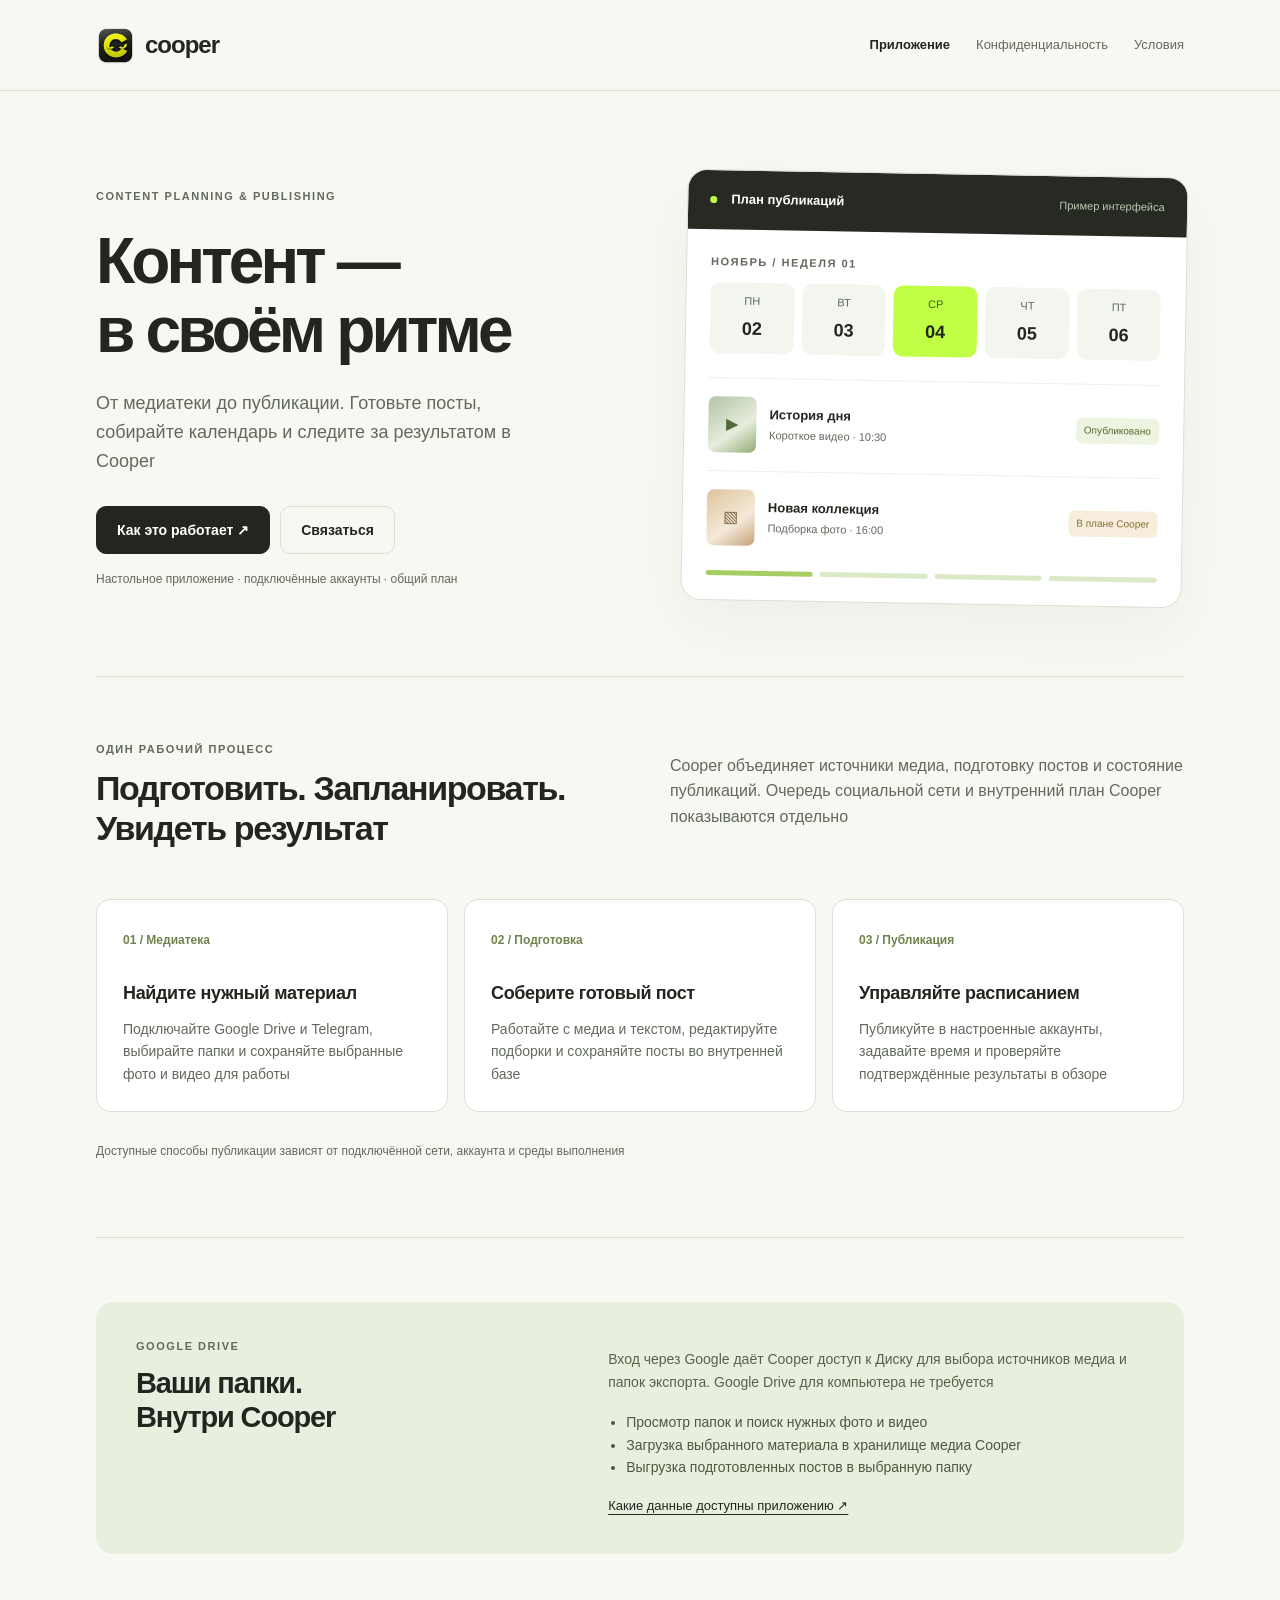
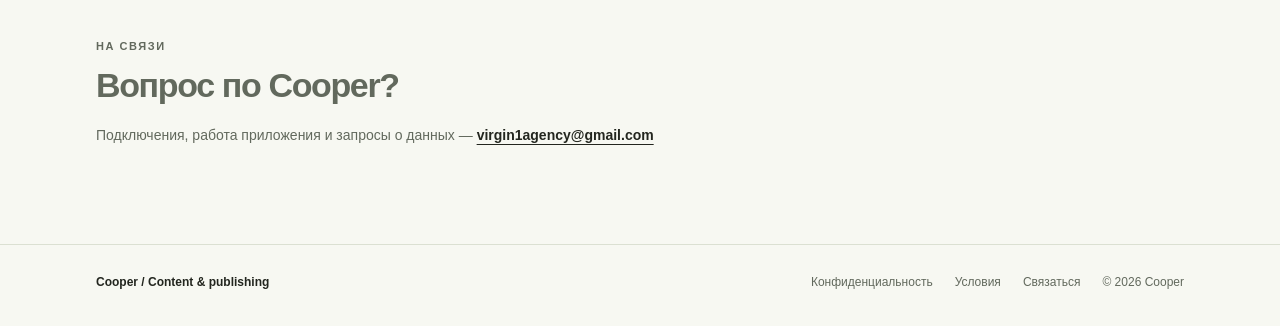
<file: index.html>
<!doctype html><html lang="ru"><head><meta charset="utf-8"><meta name="viewport" content="width=device-width,initial-scale=1"><meta name="description" content="Cooper — настольное приложение для медиатеки, подготовки и планирования публикаций"><title>Планирование контента и публикации · Cooper</title><link rel="icon" href="./assets/cooper-icon.png"><link rel="stylesheet" href="./assets/style.css"><link rel="canonical" href="https://weensdaay.github.io/cooper-pages/"><meta name="google-site-verification" content="pPAGabzrxmlnmfMz9ZTb94PMX1yyEE05geVerKF84g4"></head><body><header><nav class="shell nav" aria-label="Основная навигация"><a class="brand" href="./index.html"><img src="./assets/cooper-icon.png" alt="">cooper</a><div class="navlinks"><a href="./index.html" aria-current="page">Приложение</a><a href="./privacy/">Конфиденциальность</a><a href="./terms/">Условия</a></div></nav></header><main class="shell"><section class="hero"><div><div class="tag">Content planning & publishing</div><h1>Контент —<br>в своём ритме</h1><p>От медиатеки до публикации. Готовьте посты, собирайте календарь и следите за результатом в Cooper</p><div class="actions"><a class="button" href="#workflow">Как это работает ↗</a><a class="button secondary" href="mailto:virgin1agency@gmail.com">Связаться</a></div><div class="micro">Настольное приложение · подключённые аккаунты · общий план</div></div><div class="sample" aria-label="Иллюстрация календаря, демонстрационные данные"><div class="sampletop"><span class="dot"></span><strong>План публикаций</strong><span>Пример интерфейса</span></div><div class="samplebody"><div class="tag">Ноябрь / неделя 01</div><div class="week"><div class="day">ПН<b>02</b></div><div class="day">ВТ<b>03</b></div><div class="day selected">СР<b>04</b></div><div class="day">ЧТ<b>05</b></div><div class="day">ПТ<b>06</b></div></div><div class="samplepost"><div class="thumb" aria-hidden="true">▶</div><div class="postlabel">История дня<small>Короткое видео · 10:30</small></div><div class="chip">Опубликовано</div></div><div class="samplepost"><div class="thumb alt" aria-hidden="true">▧</div><div class="postlabel">Новая коллекция<small>Подборка фото · 16:00</small></div><div class="chip wait">В плане Cooper</div></div><div class="samplebottom" aria-hidden="true"><i></i><i></i><i></i><i></i></div></div></div></section><section class="section" id="workflow"><div class="sectionhead"><div><div class="tag">Один рабочий процесс</div><h2>Подготовить. Запланировать.<br>Увидеть результат</h2></div><p>Cooper объединяет источники медиа, подготовку постов и состояние публикаций. Очередь социальной сети и внутренний план Cooper показываются отдельно</p></div><div class="steps"><article class="step"><span class="stepnum">01 / Медиатека</span><h3>Найдите нужный материал</h3><p>Подключайте Google Drive и Telegram, выбирайте папки и сохраняйте выбранные фото и видео для работы</p></article><article class="step"><span class="stepnum">02 / Подготовка</span><h3>Соберите готовый пост</h3><p>Работайте с медиа и текстом, редактируйте подборки и сохраняйте посты во внутренней базе</p></article><article class="step"><span class="stepnum">03 / Публикация</span><h3>Управляйте расписанием</h3><p>Публикуйте в настроенные аккаунты, задавайте время и проверяйте подтверждённые результаты в обзоре</p></article></div><p class="note">Доступные способы публикации зависят от подключённой сети, аккаунта и среды выполнения</p></section><section class="section" id="drive"><div class="drive"><div><div class="tag">Google Drive</div><h2>Ваши папки.<br>Внутри Cooper</h2></div><div><p>Вход через Google даёт Cooper доступ к Диску для выбора источников медиа и папок экспорта. Google Drive для компьютера не требуется</p><ul><li>Просмотр папок и поиск нужных фото и видео</li><li>Загрузка выбранного материала в хранилище медиа Cooper</li><li>Выгрузка подготовленных постов в выбранную папку</li></ul><a href="./privacy/#google">Какие данные доступны приложению ↗</a></div></div></section><section class="support"><div class="tag">На связи</div><h2>Вопрос по Cooper?</h2><p>Подключения, работа приложения и запросы о данных — <a href="mailto:virgin1agency@gmail.com">virgin1agency@gmail.com</a></p></section></main><footer><div class="shell foot"><strong>Cooper / Content & publishing</strong><a href="./privacy/">Конфиденциальность</a><a href="./terms/">Условия</a><a href="mailto:virgin1agency@gmail.com">Связаться</a><span>© 2026 Cooper</span></div></footer></body></html>
</file>
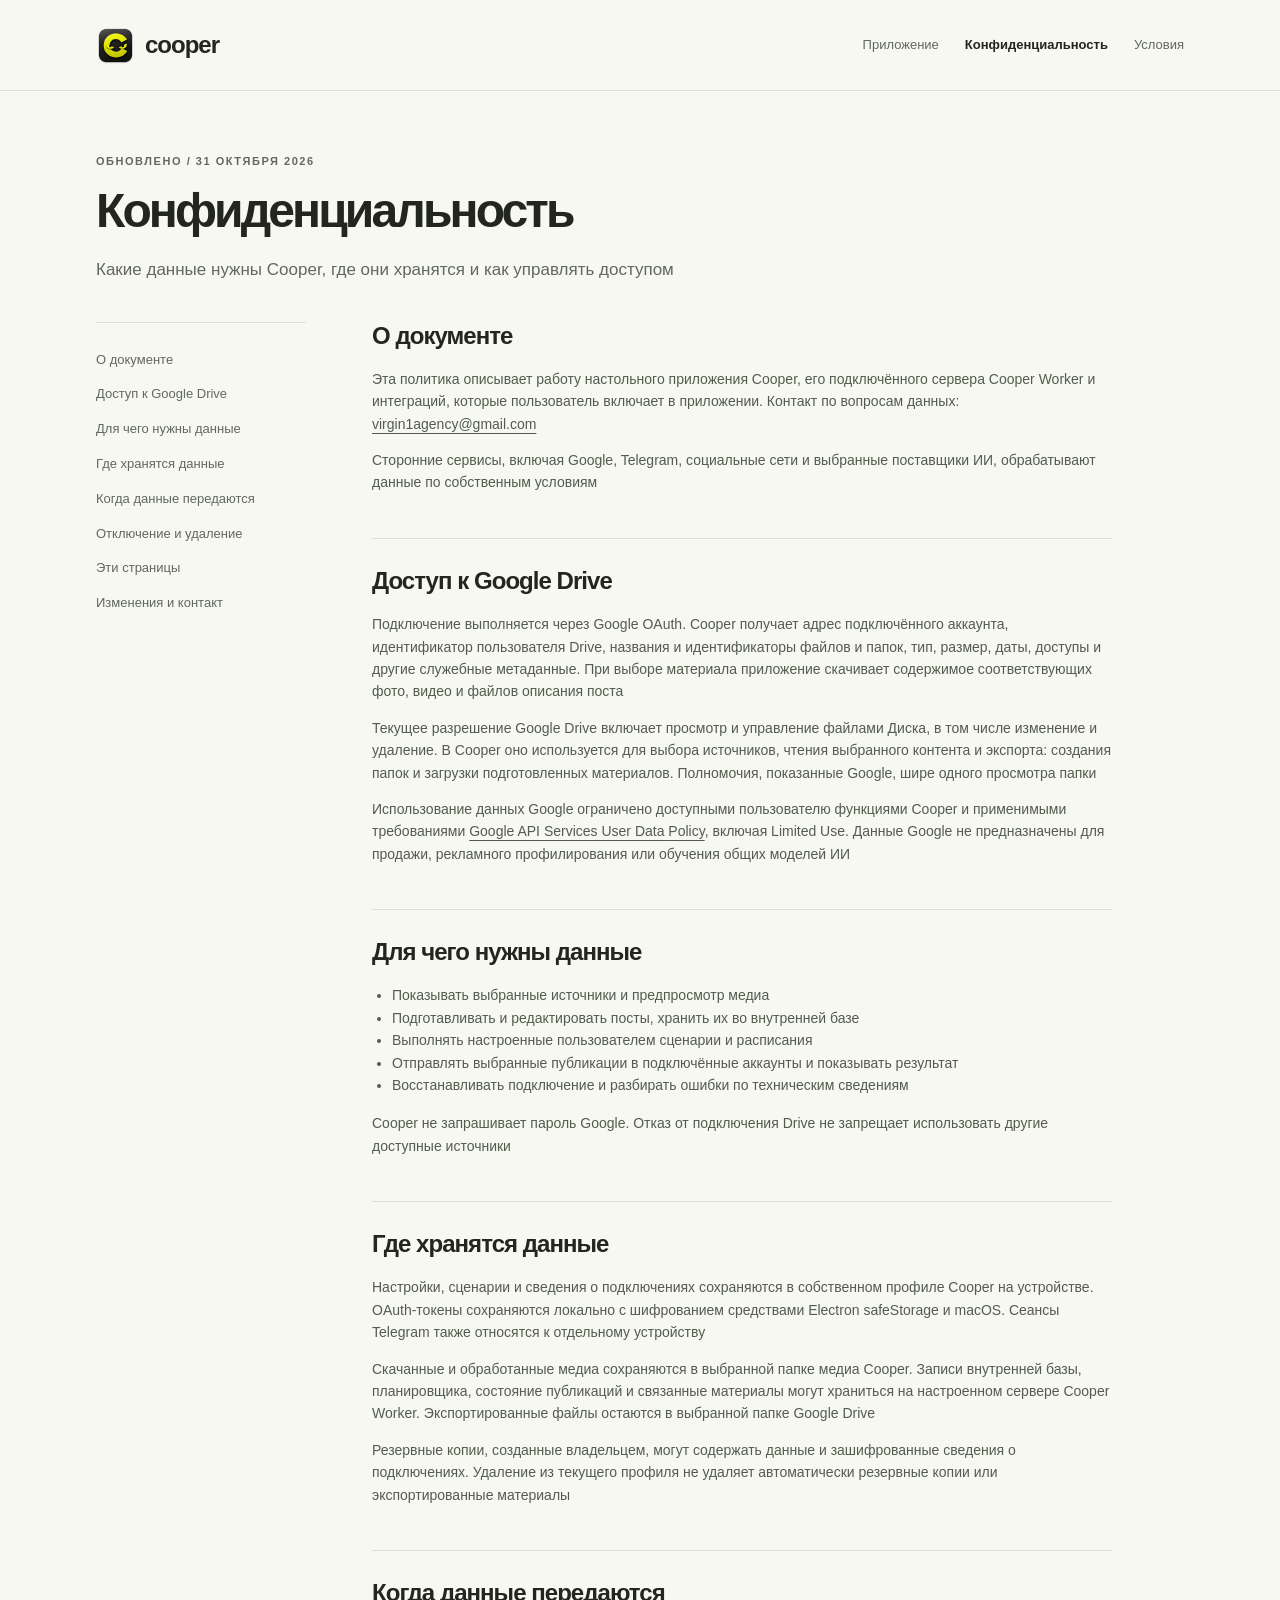
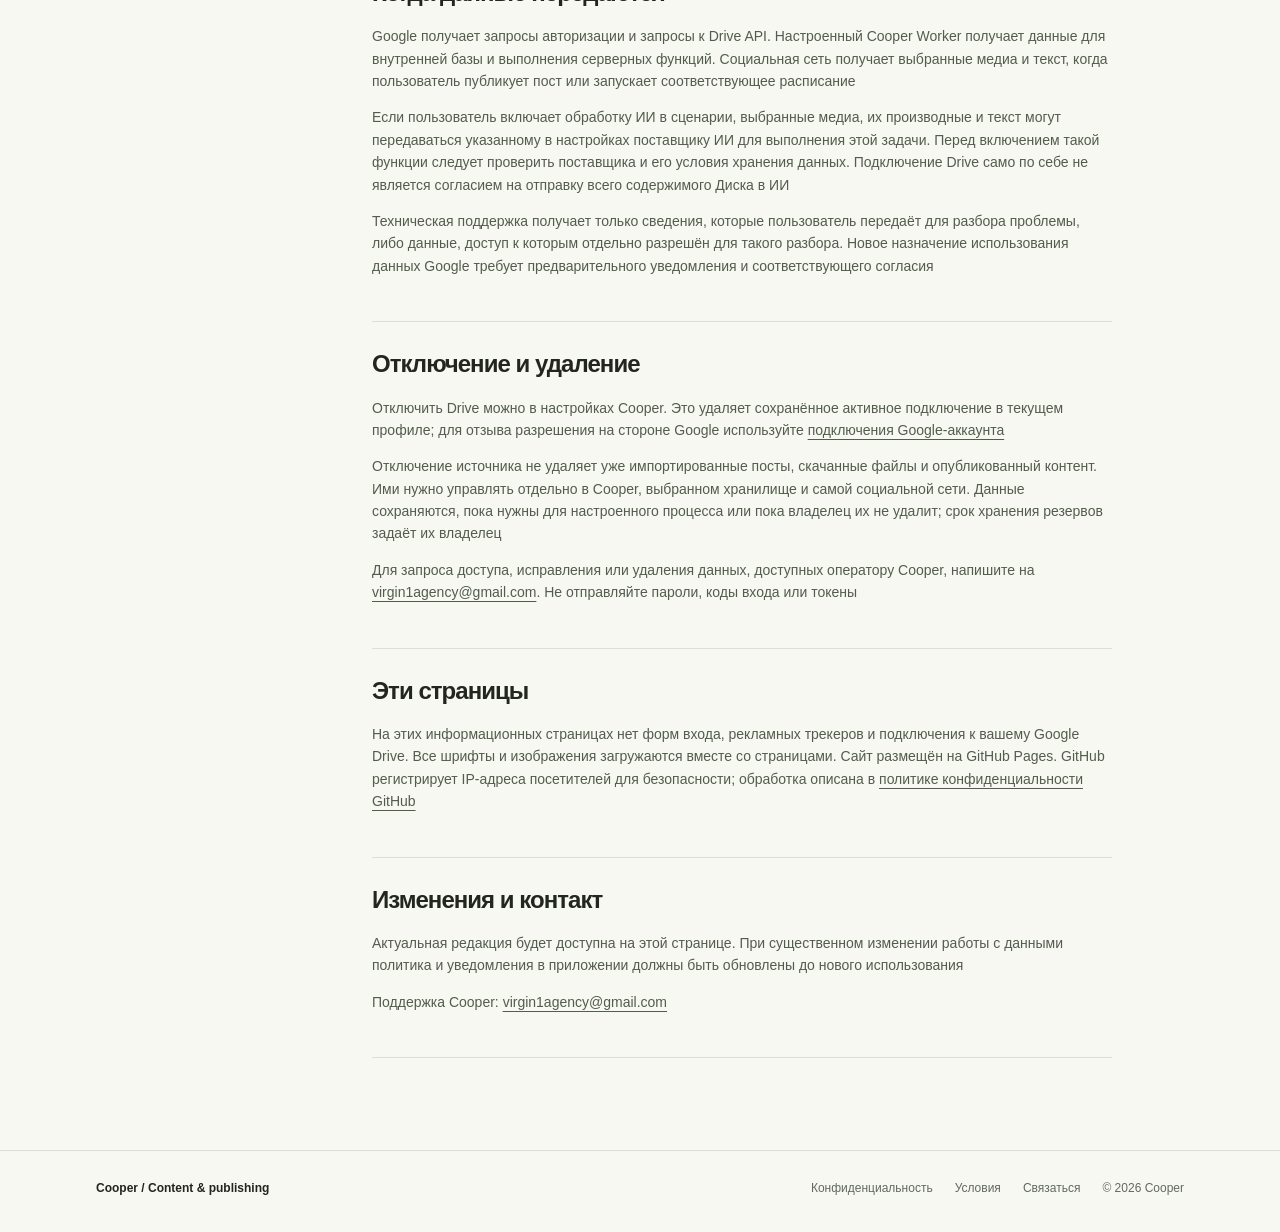
<file: privacy/index.html>
<!doctype html><html lang="ru"><head><meta charset="utf-8"><meta name="viewport" content="width=device-width,initial-scale=1"><meta name="description" content="Cooper — настольное приложение для медиатеки, подготовки и планирования публикаций"><title>Конфиденциальность · Cooper</title><link rel="icon" href="../assets/cooper-icon.png"><link rel="stylesheet" href="../assets/style.css"><link rel="canonical" href="https://weensdaay.github.io/cooper-pages/privacy/"></head><body><header><nav class="shell nav" aria-label="Основная навигация"><a class="brand" href="../index.html"><img src="../assets/cooper-icon.png" alt="">cooper</a><div class="navlinks"><a href="../index.html">Приложение</a><a href="../privacy/" aria-current="page">Конфиденциальность</a><a href="../terms/">Условия</a></div></nav></header><main class="shell"><div class="legalhead"><div class="tag">Обновлено / 31 октября 2026</div><h1>Конфиденциальность</h1><p>Какие данные нужны Cooper, где они хранятся и как управлять доступом</p></div><div class="legalgrid"><aside class="toc" aria-label="На этой странице"><a href="#about">О документе</a><a href="#google">Доступ к Google Drive</a><a href="#purpose">Для чего нужны данные</a><a href="#storage">Где хранятся данные</a><a href="#sharing">Когда данные передаются</a><a href="#control">Отключение и удаление</a><a href="#website">Эти страницы</a><a href="#changes">Изменения и контакт</a></aside><article class="legal"><section id="about"><h2>О документе</h2><p>Эта политика описывает работу настольного приложения Cooper, его подключённого сервера Cooper Worker и интеграций, которые пользователь включает в приложении. Контакт по вопросам данных: <a href="mailto:virgin1agency@gmail.com">virgin1agency@gmail.com</a></p><p>Сторонние сервисы, включая Google, Telegram, социальные сети и выбранные поставщики ИИ, обрабатывают данные по собственным условиям</p></section><section id="google"><h2>Доступ к Google Drive</h2><p>Подключение выполняется через Google OAuth. Cooper получает адрес подключённого аккаунта, идентификатор пользователя Drive, названия и идентификаторы файлов и папок, тип, размер, даты, доступы и другие служебные метаданные. При выборе материала приложение скачивает содержимое соответствующих фото, видео и файлов описания поста</p><p>Текущее разрешение Google Drive включает просмотр и управление файлами Диска, в том числе изменение и удаление. В Cooper оно используется для выбора источников, чтения выбранного контента и экспорта: создания папок и загрузки подготовленных материалов. Полномочия, показанные Google, шире одного просмотра папки</p><p>Использование данных Google ограничено доступными пользователю функциями Cooper и применимыми требованиями <a href="https://developers.google.com/terms/api-services-user-data-policy" target="_blank" rel="noopener noreferrer">Google API Services User Data Policy</a>, включая Limited Use. Данные Google не предназначены для продажи, рекламного профилирования или обучения общих моделей ИИ</p></section><section id="purpose"><h2>Для чего нужны данные</h2><ul><li>Показывать выбранные источники и предпросмотр медиа</li><li>Подготавливать и редактировать посты, хранить их во внутренней базе</li><li>Выполнять настроенные пользователем сценарии и расписания</li><li>Отправлять выбранные публикации в подключённые аккаунты и показывать результат</li><li>Восстанавливать подключение и разбирать ошибки по техническим сведениям</li></ul><p>Cooper не запрашивает пароль Google. Отказ от подключения Drive не запрещает использовать другие доступные источники</p></section><section id="storage"><h2>Где хранятся данные</h2><p>Настройки, сценарии и сведения о подключениях сохраняются в собственном профиле Cooper на устройстве. OAuth-токены сохраняются локально с шифрованием средствами Electron safeStorage и macOS. Сеансы Telegram также относятся к отдельному устройству</p><p>Скачанные и обработанные медиа сохраняются в выбранной папке медиа Cooper. Записи внутренней базы, планировщика, состояние публикаций и связанные материалы могут храниться на настроенном сервере Cooper Worker. Экспортированные файлы остаются в выбранной папке Google Drive</p><p>Резервные копии, созданные владельцем, могут содержать данные и зашифрованные сведения о подключениях. Удаление из текущего профиля не удаляет автоматически резервные копии или экспортированные материалы</p></section><section id="sharing"><h2>Когда данные передаются</h2><p>Google получает запросы авторизации и запросы к Drive API. Настроенный Cooper Worker получает данные для внутренней базы и выполнения серверных функций. Социальная сеть получает выбранные медиа и текст, когда пользователь публикует пост или запускает соответствующее расписание</p><p>Если пользователь включает обработку ИИ в сценарии, выбранные медиа, их производные и текст могут передаваться указанному в настройках поставщику ИИ для выполнения этой задачи. Перед включением такой функции следует проверить поставщика и его условия хранения данных. Подключение Drive само по себе не является согласием на отправку всего содержимого Диска в ИИ</p><p>Техническая поддержка получает только сведения, которые пользователь передаёт для разбора проблемы, либо данные, доступ к которым отдельно разрешён для такого разбора. Новое назначение использования данных Google требует предварительного уведомления и соответствующего согласия</p></section><section id="control"><h2>Отключение и удаление</h2><p>Отключить Drive можно в настройках Cooper. Это удаляет сохранённое активное подключение в текущем профиле; для отзыва разрешения на стороне Google используйте <a href="https://myaccount.google.com/connections" target="_blank" rel="noopener noreferrer">подключения Google-аккаунта</a></p><p>Отключение источника не удаляет уже импортированные посты, скачанные файлы и опубликованный контент. Ими нужно управлять отдельно в Cooper, выбранном хранилище и самой социальной сети. Данные сохраняются, пока нужны для настроенного процесса или пока владелец их не удалит; срок хранения резервов задаёт их владелец</p><p>Для запроса доступа, исправления или удаления данных, доступных оператору Cooper, напишите на <a href="mailto:virgin1agency@gmail.com">virgin1agency@gmail.com</a>. Не отправляйте пароли, коды входа или токены</p></section><section id="website"><h2>Эти страницы</h2><p>На этих информационных страницах нет форм входа, рекламных трекеров и подключения к вашему Google Drive. Все шрифты и изображения загружаются вместе со страницами. Сайт размещён на GitHub Pages. GitHub регистрирует IP-адреса посетителей для безопасности; обработка описана в <a href="https://docs.github.com/en/site-policy/privacy-policies/github-general-privacy-statement" target="_blank" rel="noopener noreferrer">политике конфиденциальности GitHub</a></p></section><section id="changes"><h2>Изменения и контакт</h2><p>Актуальная редакция будет доступна на этой странице. При существенном изменении работы с данными политика и уведомления в приложении должны быть обновлены до нового использования</p><p>Поддержка Cooper: <a href="mailto:virgin1agency@gmail.com">virgin1agency@gmail.com</a></p></section></article></div></main><footer><div class="shell foot"><strong>Cooper / Content & publishing</strong><a href="../privacy/">Конфиденциальность</a><a href="../terms/">Условия</a><a href="mailto:virgin1agency@gmail.com">Связаться</a><span>© 2026 Cooper</span></div></footer></body></html>
</file>
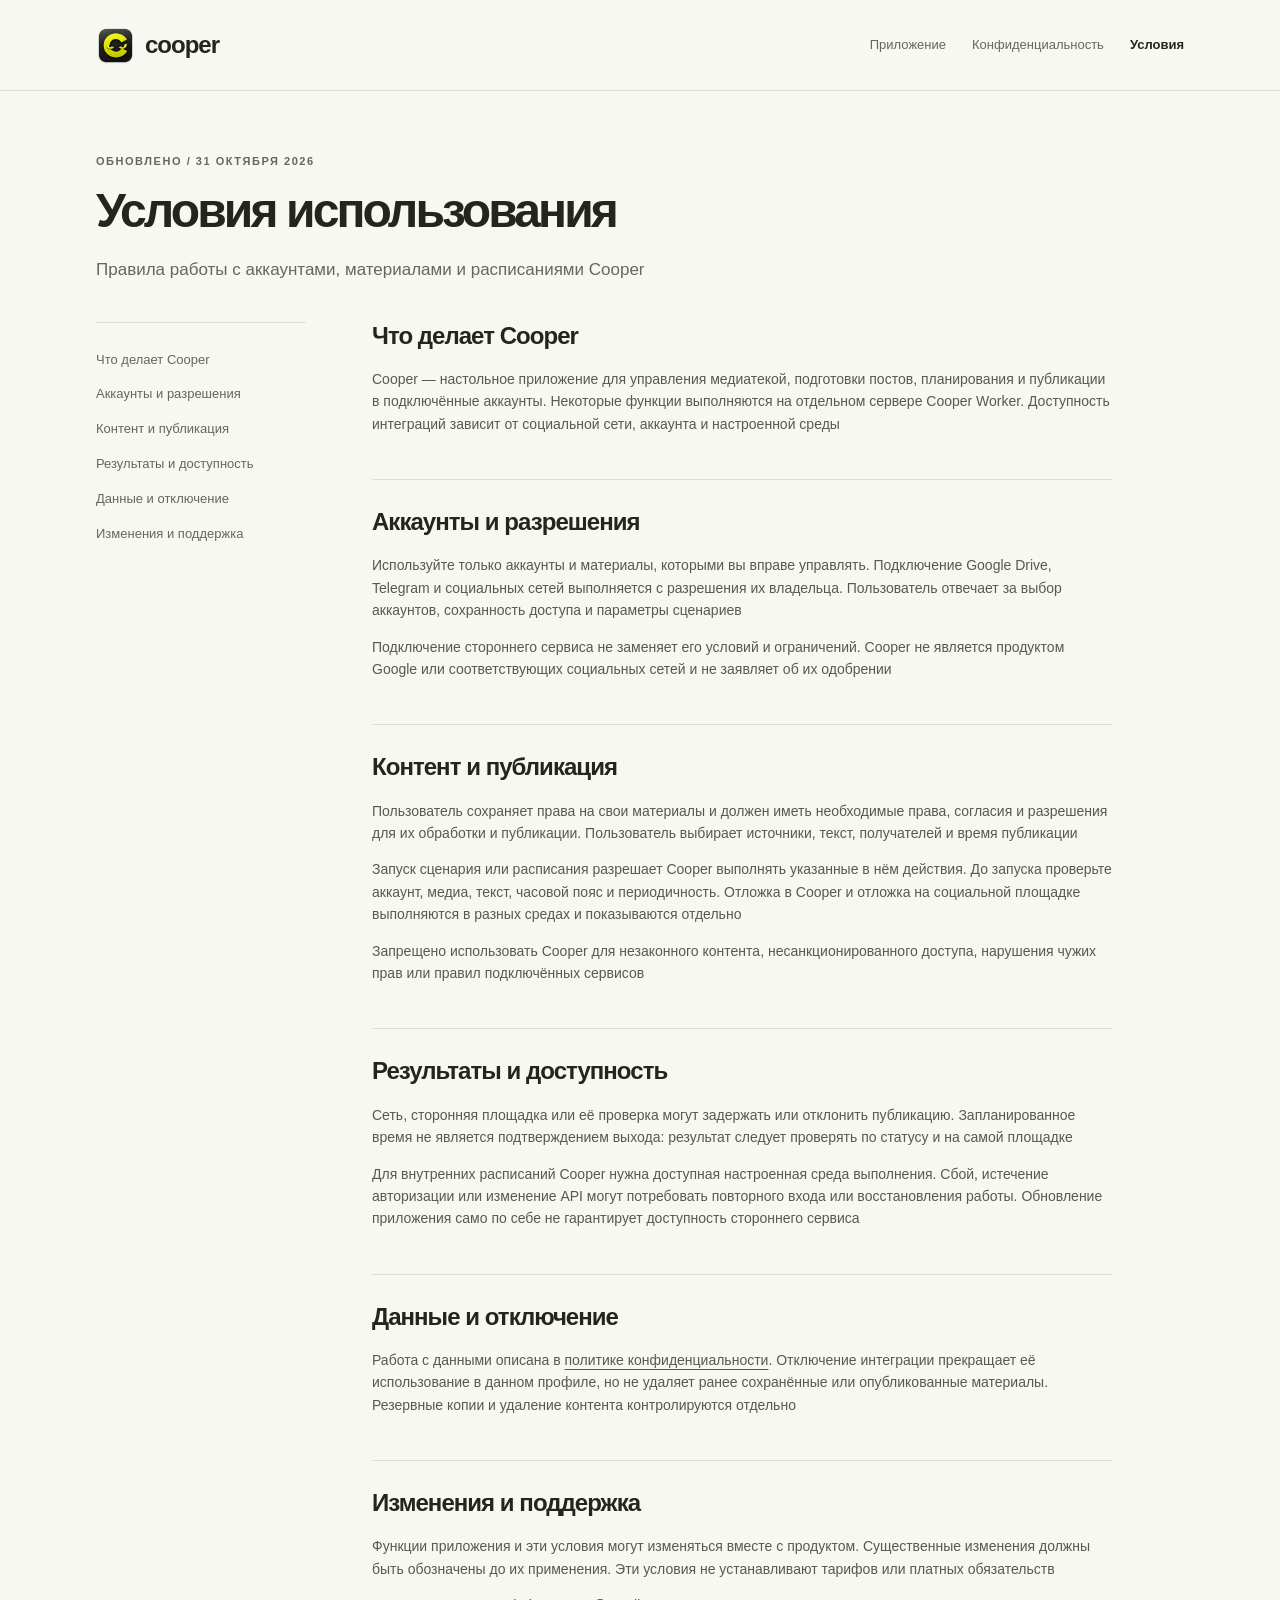
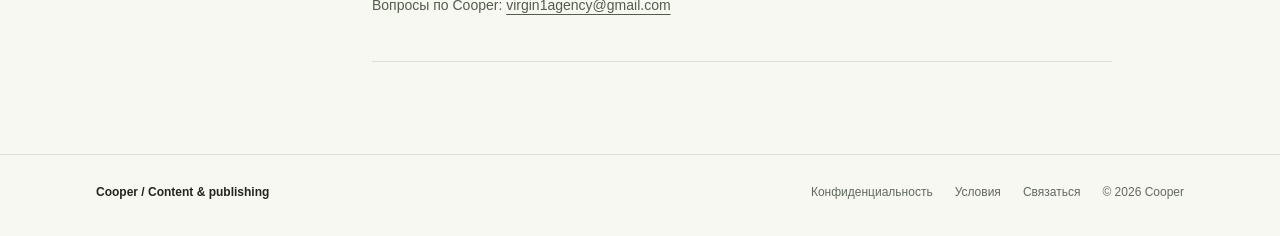
<file: terms/index.html>
<!doctype html><html lang="ru"><head><meta charset="utf-8"><meta name="viewport" content="width=device-width,initial-scale=1"><meta name="description" content="Cooper — настольное приложение для медиатеки, подготовки и планирования публикаций"><title>Условия использования · Cooper</title><link rel="icon" href="../assets/cooper-icon.png"><link rel="stylesheet" href="../assets/style.css"><link rel="canonical" href="https://weensdaay.github.io/cooper-pages/terms/"></head><body><header><nav class="shell nav" aria-label="Основная навигация"><a class="brand" href="../index.html"><img src="../assets/cooper-icon.png" alt="">cooper</a><div class="navlinks"><a href="../index.html">Приложение</a><a href="../privacy/">Конфиденциальность</a><a href="../terms/" aria-current="page">Условия</a></div></nav></header><main class="shell"><div class="legalhead"><div class="tag">Обновлено / 31 октября 2026</div><h1>Условия использования</h1><p>Правила работы с аккаунтами, материалами и расписаниями Cooper</p></div><div class="legalgrid"><aside class="toc" aria-label="На этой странице"><a href="#product">Что делает Cooper</a><a href="#accounts">Аккаунты и разрешения</a><a href="#content">Контент и публикация</a><a href="#availability">Результаты и доступность</a><a href="#data">Данные и отключение</a><a href="#support">Изменения и поддержка</a></aside><article class="legal"><section id="product"><h2>Что делает Cooper</h2><p>Cooper — настольное приложение для управления медиатекой, подготовки постов, планирования и публикации в подключённые аккаунты. Некоторые функции выполняются на отдельном сервере Cooper Worker. Доступность интеграций зависит от социальной сети, аккаунта и настроенной среды</p></section><section id="accounts"><h2>Аккаунты и разрешения</h2><p>Используйте только аккаунты и материалы, которыми вы вправе управлять. Подключение Google Drive, Telegram и социальных сетей выполняется с разрешения их владельца. Пользователь отвечает за выбор аккаунтов, сохранность доступа и параметры сценариев</p><p>Подключение стороннего сервиса не заменяет его условий и ограничений. Cooper не является продуктом Google или соответствующих социальных сетей и не заявляет об их одобрении</p></section><section id="content"><h2>Контент и публикация</h2><p>Пользователь сохраняет права на свои материалы и должен иметь необходимые права, согласия и разрешения для их обработки и публикации. Пользователь выбирает источники, текст, получателей и время публикации</p><p>Запуск сценария или расписания разрешает Cooper выполнять указанные в нём действия. До запуска проверьте аккаунт, медиа, текст, часовой пояс и периодичность. Отложка в Cooper и отложка на социальной площадке выполняются в разных средах и показываются отдельно</p><p>Запрещено использовать Cooper для незаконного контента, несанкционированного доступа, нарушения чужих прав или правил подключённых сервисов</p></section><section id="availability"><h2>Результаты и доступность</h2><p>Сеть, сторонняя площадка или её проверка могут задержать или отклонить публикацию. Запланированное время не является подтверждением выхода: результат следует проверять по статусу и на самой площадке</p><p>Для внутренних расписаний Cooper нужна доступная настроенная среда выполнения. Сбой, истечение авторизации или изменение API могут потребовать повторного входа или восстановления работы. Обновление приложения само по себе не гарантирует доступность стороннего сервиса</p></section><section id="data"><h2>Данные и отключение</h2><p>Работа с данными описана в <a href="../privacy/">политике конфиденциальности</a>. Отключение интеграции прекращает её использование в данном профиле, но не удаляет ранее сохранённые или опубликованные материалы. Резервные копии и удаление контента контролируются отдельно</p></section><section id="support"><h2>Изменения и поддержка</h2><p>Функции приложения и эти условия могут изменяться вместе с продуктом. Существенные изменения должны быть обозначены до их применения. Эти условия не устанавливают тарифов или платных обязательств</p><p>Вопросы по Cooper: <a href="mailto:virgin1agency@gmail.com">virgin1agency@gmail.com</a></p></section></article></div></main><footer><div class="shell foot"><strong>Cooper / Content & publishing</strong><a href="../privacy/">Конфиденциальность</a><a href="../terms/">Условия</a><a href="mailto:virgin1agency@gmail.com">Связаться</a><span>© 2026 Cooper</span></div></footer></body></html>
</file>
<file: assets/style.css>
:root{--ink:#23261f;--muted:#62695d;--paper:#f7f8f2;--line:#dbe0d2;--lime:#c0ff45;--sage:#e8eede}*{box-sizing:border-box}html{scroll-behavior:smooth}body{margin:0;background:var(--paper);color:var(--ink);font:16px/1.6 -apple-system,BlinkMacSystemFont,"Segoe UI",sans-serif}a{color:inherit;text-underline-offset:4px}button,a{-webkit-tap-highlight-color:transparent}a:focus-visible,summary:focus-visible{outline:3px solid #66891b;outline-offset:5px}.preview{background:#e5edcf;text-align:center;font-size:12px;padding:7px 16px;color:#4f5e31}.shell{max-width:1160px;margin:auto;padding:0 36px}header{border-bottom:1px solid var(--line)}.nav{height:90px;display:flex;align-items:center;gap:34px}.brand{display:flex;align-items:center;gap:10px;text-decoration:none;font-weight:800;font-size:24px;letter-spacing:-1px;margin-right:auto}.brand img{width:39px;height:39px;border-radius:12px}.navlinks{display:flex;align-items:center;gap:26px;font-size:13px}.navlinks a{text-decoration:none;color:var(--muted)}.navlinks a[aria-current="page"]{color:var(--ink);font-weight:700}.tag{font-size:11px;font-weight:650;letter-spacing:.14em;text-transform:uppercase;color:var(--muted)}.hero{padding:82px 0 72px;display:grid;grid-template-columns:1.05fr 1fr;gap:62px;align-items:center}h1{font-size:clamp(40px,5vw,68px);line-height:1.08;letter-spacing:-.06em;font-weight:650;margin:22px 0 24px}.hero p{font-size:18px;color:var(--muted);max-width:420px}.actions{display:flex;gap:10px;flex-wrap:wrap;margin:30px 0 16px}.button{display:inline-flex;align-items:center;justify-content:center;padding:12px 20px;background:var(--ink);color:white;border:1px solid var(--ink);border-radius:10px;text-decoration:none;font-size:14px;font-weight:650}.button.secondary{background:transparent;color:var(--ink);border-color:var(--line)}.micro{font-size:12px;color:var(--muted)}.sample{background:#fff;border:1px solid var(--line);border-radius:20px;box-shadow:0 24px 60px #3038230b;overflow:hidden;transform:rotate(1deg)}.sampletop{background:#262a22;color:#fff;padding:19px 22px;display:flex;gap:14px;align-items:center;font-size:13px}.sampletop span:last-child{margin-left:auto;color:#bfc7b3;font-size:11px}.dot{width:7px;height:7px;display:inline-block;border-radius:50%;background:var(--lime)}.samplebody{padding:24px}.week{display:grid;grid-template-columns:repeat(5,1fr);gap:8px;margin:12px 0 24px}.day{padding:10px 0;text-align:center;background:#f3f5ef;border-radius:10px;font-size:11px;color:var(--muted)}.day b{display:block;color:var(--ink);font-size:18px;margin-top:4px}.day.selected{background:var(--lime);color:#455a1f}.samplepost{display:flex;align-items:center;gap:13px;border-top:1px solid #edf0e6;padding:18px 0}.thumb{flex:0 0 48px;height:56px;border-radius:7px;background:linear-gradient(145deg,#b4c3a5,#e5eddc 60%,#91aa74);display:grid;place-items:center;color:#50693b}.thumb.alt{background:linear-gradient(145deg,#dfc49d,#f4e9d9 60%,#c4a277);color:#826847}.postlabel{font-size:13px;font-weight:650;line-height:1.45}.postlabel small{display:block;color:var(--muted);font-weight:400;font-size:11px;margin-top:3px}.chip{margin-left:auto;border-radius:6px;padding:5px 8px;background:#edf4e1;color:#526932;font-size:10px;white-space:nowrap}.chip.wait{background:#f6eddc;color:#886a34}.samplebottom{display:flex;gap:7px;padding-top:7px}.samplebottom i{display:block;height:5px;border-radius:3px;flex:1;background:#dce9c7}.samplebottom i:first-child{background:#a5ce64}.section{padding:64px 0;border-top:1px solid var(--line)}.sectionhead{display:grid;grid-template-columns:1fr 1fr;gap:60px;align-items:start;margin-bottom:32px}h2{font-size:34px;line-height:1.18;letter-spacing:-.04em;font-weight:650;margin:10px 0 18px}.sectionhead p{color:var(--muted);margin:12px 0}.steps{display:grid;grid-template-columns:repeat(3,1fr);gap:16px}.step{background:#fff;border:1px solid var(--line);border-radius:14px;padding:26px}.stepnum{font-size:12px;font-weight:600;color:#71834d}.step h3{font-size:18px;margin:28px 0 10px;letter-spacing:-.02em}.step p{font-size:14px;color:var(--muted);margin:0}.drive{background:#e9efdf;border-radius:18px;padding:36px 40px;display:grid;grid-template-columns:1fr 1.3fr;gap:60px;align-items:start}.drive h2{font-size:29px}.drive p{color:#566249;font-size:14px;margin:10px 0 18px}.drive ul{padding-left:18px;font-size:14px;color:#4a5840}.drive a{font-size:13px}.note{font-size:12px;color:var(--muted);padding-top:18px}footer{border-top:1px solid var(--line);padding:28px 0 34px;margin-top:64px}.foot{display:flex;gap:22px;align-items:center;font-size:12px;color:var(--muted);flex-wrap:wrap}.foot strong{color:var(--ink);margin-right:auto}.foot a{text-decoration:none}.legalhead{max-width:760px;margin:62px 0 38px}.legalhead h1{font-size:48px;margin:14px 0 20px}.legalhead p{font-size:17px;color:var(--muted)}.legalgrid{display:grid;grid-template-columns:210px minmax(0,740px);gap:66px;align-items:start}.toc{position:sticky;top:24px;border-top:1px solid var(--line);padding-top:20px}.toc a{display:block;text-decoration:none;font-size:13px;color:var(--muted);padding:7px 0}.legal section{scroll-margin-top:24px;padding:0 0 30px;margin-bottom:28px;border-bottom:1px solid var(--line)}.legal h2{font-size:24px;margin:0 0 18px}.legal p,.legal li{font-size:14px;color:#535c4d}.legal ul{padding-left:20px}.legalcallout{background:var(--sage);border-radius:12px;padding:20px 24px;margin-bottom:32px}.legalcallout p{margin:0}.legal a{overflow-wrap:anywhere}.support{padding:20px 0;color:var(--muted);font-size:14px}.support a{font-weight:600;color:var(--ink)}@media(max-width:800px){.shell{padding:0 24px}.nav{height:auto;min-height:82px;flex-wrap:wrap;gap:16px;padding-top:18px;padding-bottom:18px}.navlinks{gap:18px;font-size:12px;flex-wrap:wrap}.hero{grid-template-columns:1fr;gap:38px;padding:48px 0}.hero p{max-width:550px}.sample{max-width:560px;transform:none}.sectionhead{grid-template-columns:1fr;gap:8px}.steps{grid-template-columns:1fr}.step h3{margin-top:15px}.drive{grid-template-columns:1fr;gap:8px;padding:28px}.legalgrid{grid-template-columns:1fr;gap:24px}.toc{position:static;display:flex;gap:8px 18px;flex-wrap:wrap}.legalhead{margin-top:42px}.legalhead h1{font-size:38px}.foot{gap:15px}.foot strong{flex-basis:100%}}@media(prefers-reduced-motion:reduce){html{scroll-behavior:auto}}
</file>
